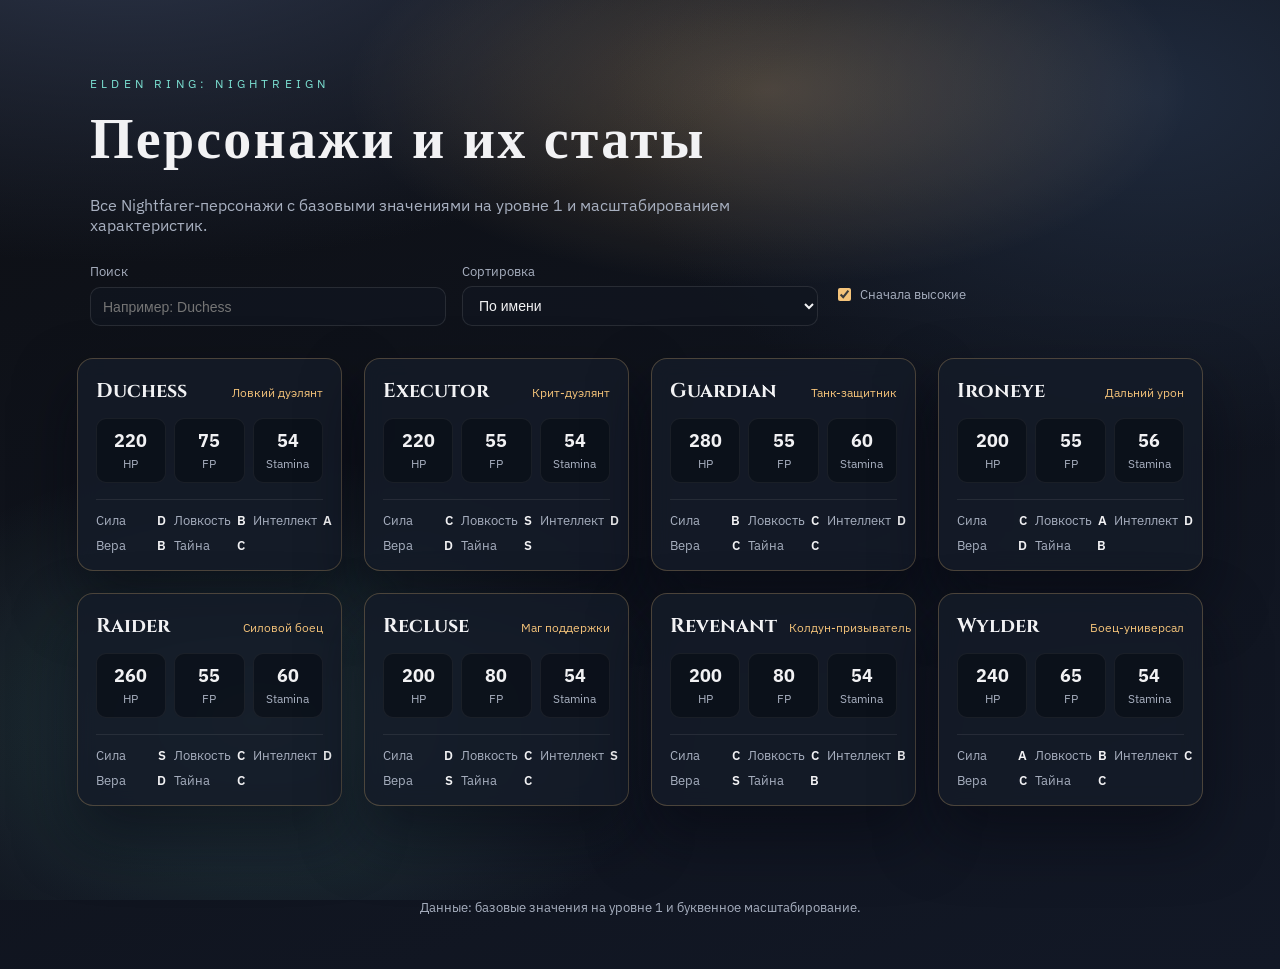
<file: index.html>
<!doctype html>
<html lang="ru">
  <head>
    <meta charset="utf-8" />
    <meta name="viewport" content="width=device-width, initial-scale=1" />
    <title>Elden Ring: Nightreign — персонажи и статы</title>
    <link rel="stylesheet" href="styles.css" />
  </head>
  <body>
    <div class="bg-glow" aria-hidden="true"></div>
    <header class="hero">
      <div class="hero__inner">
        <p class="eyebrow">Elden Ring: Nightreign</p>
        <h1>Персонажи и их статы</h1>
        <p class="sub">
          Все Nightfarer‑персонажи с базовыми значениями на уровне 1 и
          масштабированием характеристик.
        </p>
        <div class="controls">
          <label class="control">
            <span>Поиск</span>
            <input id="search" type="search" placeholder="Например: Duchess" />
          </label>
          <label class="control">
            <span>Сортировка</span>
            <select id="sort">
              <option value="name">По имени</option>
              <option value="hp">HP</option>
              <option value="fp">FP</option>
              <option value="stamina">Stamina</option>
              <option value="strength">Сила</option>
              <option value="dexterity">Ловкость</option>
            </select>
          </label>
          <label class="control checkbox">
            <input id="desc" type="checkbox" checked />
            <span>Сначала высокие</span>
          </label>
        </div>
      </div>
    </header>

    <main class="content">
      <section id="grid" class="grid" aria-live="polite"></section>
    </main>

    <footer class="footer">
      <p>Данные: базовые значения на уровне 1 и буквенное масштабирование.</p>
    </footer>

    <script src="script.js"></script>
  </body>
</html>
</file>
<file: styles.css>
@import url("https://fonts.googleapis.com/css2?family=Cinzel:wght@500;700&family=IBM+Plex+Sans:wght@300;400;500;600&display=swap");

:root {
  color-scheme: light;
  --bg: #0d0f14;
  --bg-2: #121826;
  --accent: #f4c37a;
  --accent-2: #7be0d2;
  --text: #f2f2f4;
  --muted: #a8b0c0;
  --card: rgba(20, 27, 40, 0.86);
  --border: rgba(244, 195, 122, 0.25);
  --shadow: 0 30px 60px rgba(5, 8, 16, 0.55);
}

* {
  box-sizing: border-box;
}

body {
  margin: 0;
  font-family: "IBM Plex Sans", system-ui, sans-serif;
  background: radial-gradient(1200px 600px at 10% -10%, #2d364b 0%, transparent 60%),
    radial-gradient(900px 600px at 90% 10%, #1f2a3d 0%, transparent 60%),
    linear-gradient(160deg, var(--bg), var(--bg-2));
  color: var(--text);
  min-height: 100vh;
}

.bg-glow {
  position: fixed;
  inset: 0;
  background: radial-gradient(600px 280px at 60% 10%, rgba(244, 195, 122, 0.25), transparent 70%),
    radial-gradient(600px 380px at 20% 80%, rgba(123, 224, 210, 0.18), transparent 70%);
  pointer-events: none;
  mix-blend-mode: screen;
  z-index: -1;
}

.hero {
  padding: 64px 6vw 32px;
}

.hero__inner {
  max-width: 1100px;
  margin: 0 auto;
}

.eyebrow {
  text-transform: uppercase;
  letter-spacing: 0.35em;
  font-size: 12px;
  color: var(--accent-2);
}

h1 {
  margin: 12px 0 8px;
  font-family: "Cinzel", serif;
  font-size: clamp(32px, 5vw, 56px);
  letter-spacing: 0.04em;
}

.sub {
  max-width: 640px;
  color: var(--muted);
  font-size: 16px;
}

.controls {
  margin-top: 28px;
  display: grid;
  gap: 16px;
  grid-template-columns: repeat(auto-fit, minmax(180px, 1fr));
}

.control {
  display: grid;
  gap: 6px;
  font-size: 13px;
  color: var(--muted);
}

.control input[type="search"],
.control select {
  padding: 10px 12px;
  border-radius: 10px;
  background: rgba(17, 22, 32, 0.8);
  border: 1px solid rgba(255, 255, 255, 0.1);
  color: var(--text);
  font-size: 14px;
}

.control.checkbox {
  align-items: center;
  grid-auto-flow: column;
  justify-content: start;
}

.control.checkbox input {
  accent-color: var(--accent);
}

.content {
  padding: 0 6vw 64px;
}

.grid {
  display: grid;
  gap: 22px;
  grid-template-columns: repeat(auto-fit, minmax(250px, 1fr));
  max-width: 1200px;
  margin: 0 auto;
}

.card {
  padding: 18px 18px 16px;
  border-radius: 16px;
  background: var(--card);
  border: 1px solid var(--border);
  box-shadow: var(--shadow);
  backdrop-filter: blur(10px);
  transform: translateY(10px);
  opacity: 0;
  animation: rise 0.6s ease forwards;
}

.card__header {
  display: flex;
  align-items: baseline;
  justify-content: space-between;
  gap: 12px;
}

.card__title {
  font-family: "Cinzel", serif;
  font-size: 20px;
  margin: 0;
}

.role {
  font-size: 12px;
  color: var(--accent);
}

.stats {
  margin-top: 14px;
  display: grid;
  gap: 8px;
  grid-template-columns: repeat(3, minmax(0, 1fr));
}

.stat {
  padding: 10px;
  border-radius: 10px;
  background: rgba(9, 12, 20, 0.6);
  border: 1px solid rgba(255, 255, 255, 0.06);
  text-align: center;
}

.stat strong {
  display: block;
  font-size: 18px;
}

.stat span {
  color: var(--muted);
  font-size: 12px;
}

.scaling {
  margin-top: 16px;
  padding-top: 12px;
  border-top: 1px solid rgba(255, 255, 255, 0.08);
  display: grid;
  gap: 8px;
  grid-template-columns: repeat(3, minmax(0, 1fr));
  font-size: 13px;
  color: var(--muted);
}

.scaling div {
  display: flex;
  justify-content: space-between;
  gap: 6px;
}

.scaling b {
  color: var(--text);
  font-weight: 600;
}

.footer {
  padding: 16px 6vw 40px;
  text-align: center;
  color: var(--muted);
  font-size: 13px;
}

@keyframes rise {
  to {
    opacity: 1;
    transform: translateY(0);
  }
}

@media (max-width: 600px) {
  .controls {
    grid-template-columns: 1fr;
  }
  .stats {
    grid-template-columns: repeat(2, minmax(0, 1fr));
  }
  .scaling {
    grid-template-columns: repeat(2, minmax(0, 1fr));
  }
}
</file>
